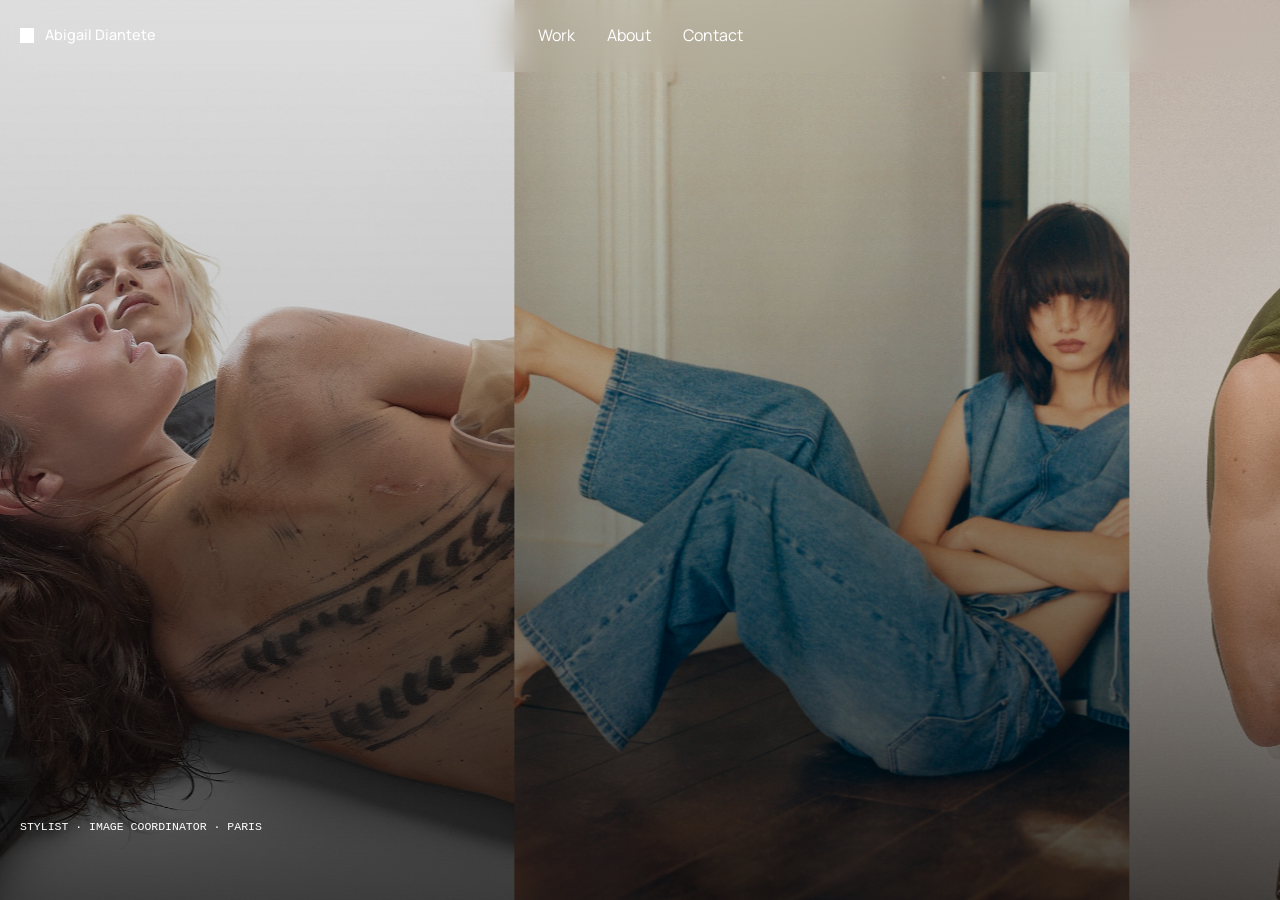
<file: index.html>
<!doctype html>
<html lang="fr">
<head>
  <meta charset="utf-8">
  <meta name="viewport" content="width=device-width, initial-scale=1">
  <meta name="description" content="Portfolio d’Abigail Diantete, styliste et coordinatrice d’image.">
  <title>Abigail Diantete — Styling & Image Coordination</title>
  <link rel="preconnect" href="https://fonts.googleapis.com">
  <link rel="preconnect" href="https://fonts.gstatic.com" crossorigin>
  <link href="https://fonts.googleapis.com/css2?family=Anton&family=DM+Sans:wght@400;500&family=Manrope:wght@400;500;600&display=swap" rel="stylesheet">
  <link rel="stylesheet" href="css/styles.css">
  <script src="js/main.js" defer></script>
</head>
<body class="home-page">
  <a class="skip-link" href="#main">Aller au contenu</a>

  <header class="site-header site-header--over-media" data-header>
    <a class="brand" href="index.html" aria-label="Abigail Diantete — Accueil">
      <span class="brand-mark" aria-hidden="true"></span>
      <span>Abigail Diantete</span>
    </a>

    <button class="menu-toggle" type="button" aria-expanded="false" aria-controls="site-nav">
      <span class="menu-toggle__label">Menu</span>
      <span class="menu-icon" aria-hidden="true"></span>
    </button>

    <nav class="site-nav" id="site-nav" aria-label="Navigation principale">
      <a href="work.html">Work</a>
      <a href="about.html">About</a>
      <a href="about.html#contact">Contact</a>
    </nav>
  </header>

  <main id="main">
    <section class="hero" aria-labelledby="hero-title">
      <div class="hero-marquee" aria-hidden="true">
        <div class="hero-marquee__track">
          <div class="hero-marquee__group">
            <figure class="hero-frame"><img src="assets/images/hero/hero-01.jpg" alt=""></figure>
            <figure class="hero-frame"><img src="assets/images/hero/hero-02.jpg" alt=""></figure>
            <figure class="hero-frame"><img src="assets/images/hero/hero-03.jpg" alt=""></figure>
            <figure class="hero-frame"><img src="assets/images/hero/hero-04.jpg" alt=""></figure>
            <figure class="hero-frame"><img src="assets/images/hero/hero-05.jpg" alt=""></figure>
          </div>
          <div class="hero-marquee__group" aria-hidden="true">
            <figure class="hero-frame"><img src="assets/images/hero/hero-01.jpg" alt=""></figure>
            <figure class="hero-frame"><img src="assets/images/hero/hero-02.jpg" alt=""></figure>
            <figure class="hero-frame"><img src="assets/images/hero/hero-03.jpg" alt=""></figure>
            <figure class="hero-frame"><img src="assets/images/hero/hero-04.jpg" alt=""></figure>
            <figure class="hero-frame"><img src="assets/images/hero/hero-05.jpg" alt=""></figure>
          </div>
        </div>
      </div>
      <div class="hero-overlay"></div>

      <div class="hero-content page-shell">
        <h1 id="hero-title" class="visually-hidden">Abigail Diantete — Stylist and image coordinator in Paris</h1>
        <p class="eyebrow">Stylist · Image coordinator · Paris</p>
      </div>

    </section>


  </main>


</body>
</html>
</file>
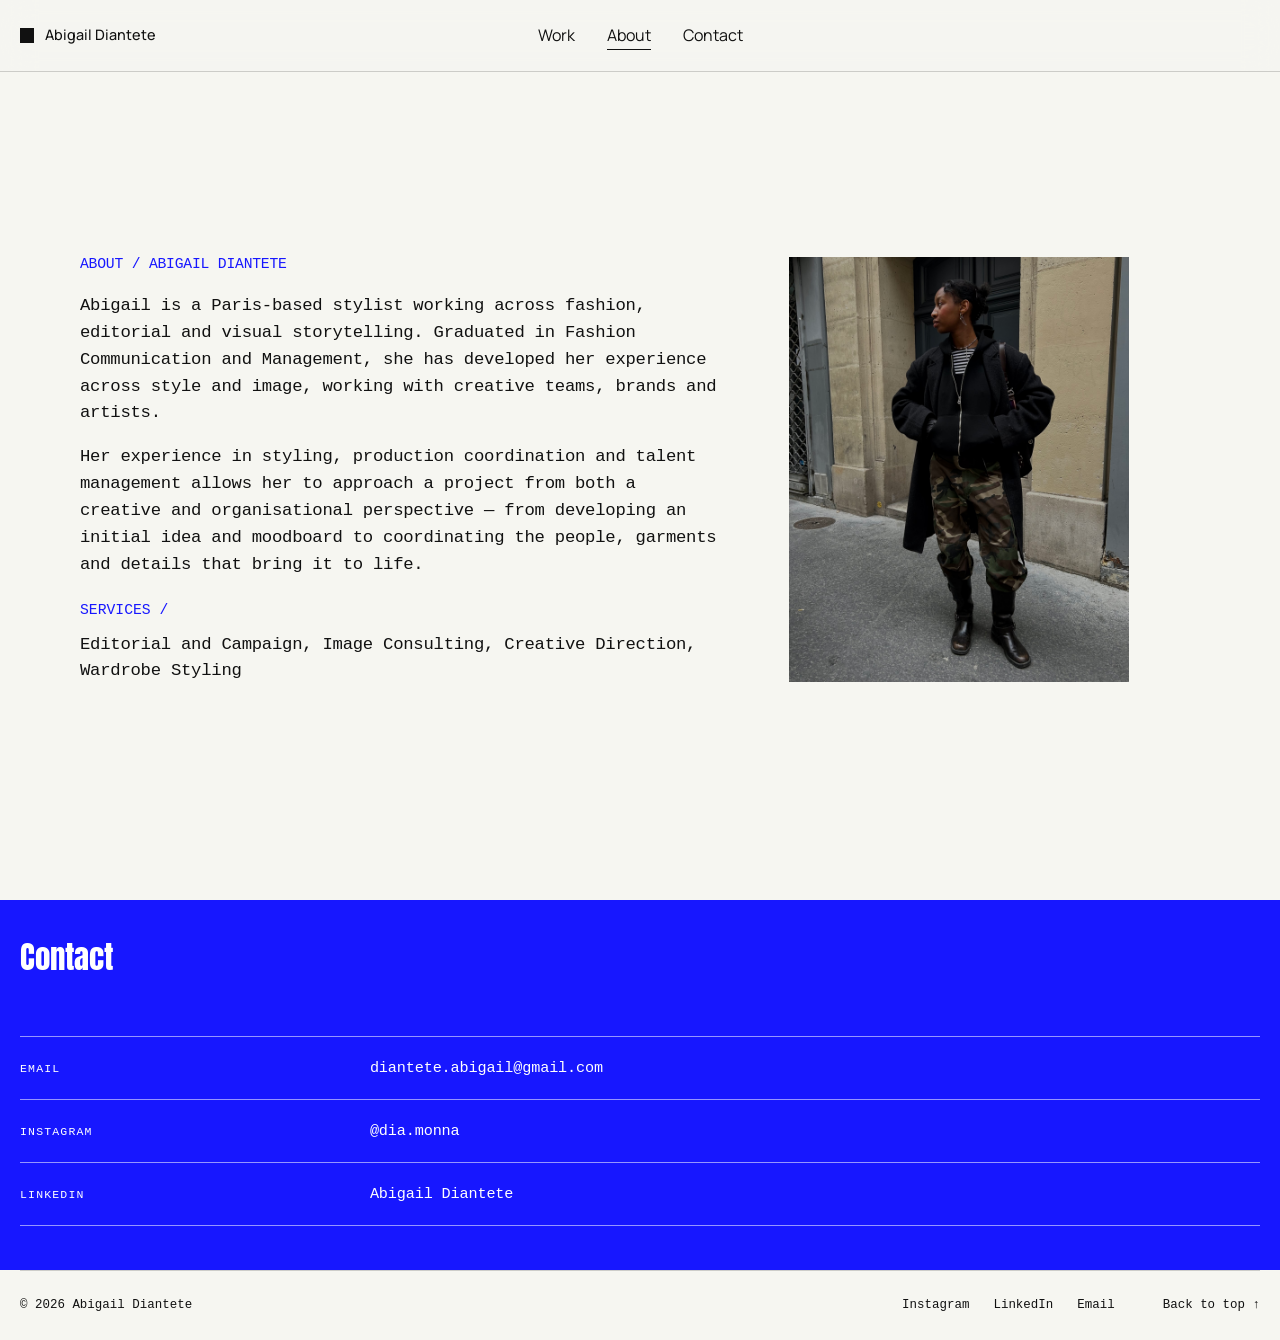
<file: about.html>
<!doctype html>
<html lang="fr">
<head>
  <meta charset="utf-8">
  <meta name="viewport" content="width=device-width, initial-scale=1">
  <meta name="description" content="À propos d’Abigail Diantete, styliste indépendante et coordinatrice d’image.">
  <title>About — Abigail Diantete</title>
  <link rel="preconnect" href="https://fonts.googleapis.com">
  <link rel="preconnect" href="https://fonts.gstatic.com" crossorigin>
  <link href="https://fonts.googleapis.com/css2?family=Anton&family=DM+Sans:wght@400;500&family=Manrope:wght@400;500;600&display=swap" rel="stylesheet">
  <link rel="stylesheet" href="css/styles.css">
  <script src="js/main.js" defer></script>
</head>
<body>
  <a class="skip-link" href="#main">Aller au contenu</a>

  <header class="site-header" data-header>
    <a class="brand" href="index.html" aria-label="Abigail Diantete — Accueil">
      <span class="brand-mark" aria-hidden="true"></span>
      <span>Abigail Diantete</span>
    </a>

    <button class="menu-toggle" type="button" aria-expanded="false" aria-controls="site-nav">
      <span class="menu-toggle__label">Menu</span>
      <span class="menu-icon" aria-hidden="true"></span>
    </button>

    <nav class="site-nav" id="site-nav" aria-label="Navigation principale">
      <a href="work.html">Work</a>
      <a href="about.html" aria-current="page">About</a>
      <a href="#contact">Contact</a>
    </nav>
  </header>

  <main id="main">
    <section class="about-hero page-shell" aria-labelledby="about-title">
      <div class="about-copy reveal">
        <p class="eyebrow blue-text" id="about-title">About / Abigail Diantete</p>
        <p>
          Abigail is a Paris-based stylist working across fashion, editorial and visual storytelling. Graduated in Fashion Communication and Management, she has developed her experience across style and image, working with creative teams, brands and artists.
        </p>
        <p>
          Her experience in styling, production coordination and talent management allows her to approach a project from both a creative and organisational perspective — from developing an initial idea and moodboard to coordinating the people, garments and details that bring it to life.
        </p>

        <div class="about-inline-services">
          <p class="eyebrow blue-text">Services /</p>
          <p>Editorial and Campaign, Image Consulting, Creative Direction, Wardrobe Styling</p>
        </div>
      </div>

      <figure class="about-portrait reveal">
        <img src="assets/images/about/abigail-placeholder.jpg" alt="Portrait temporaire d’Abigail Diantete">
      </figure>
    </section>
<section class="contact-block" id="contact" aria-labelledby="contact-title">
      <div class="page-shell contact-block__inner reveal">
        <h2 class="contact-title" id="contact-title">Contact</h2>
        <div class="contact-links">
          <a href="mailto:diantete.abigail@gmail.com?subject=Portfolio%20enquiry">
            <span>Email</span>
            <strong>diantete.abigail@gmail.com</strong>
            
          </a>
          <a href="https://www.instagram.com/dia.monna" target="_blank" rel="noopener noreferrer">
            <span>Instagram</span>
            <strong>@dia.monna</strong>
            
          </a>
          <a href="https://www.linkedin.com/in/abigail-diantete-005188198/" target="_blank" rel="noopener noreferrer">
            <span>LinkedIn</span>
            <strong>Abigail Diantete</strong>
            
          </a>
        </div>
      </div>
    </section>
  </main>

  <footer class="site-footer page-shell">
    <p>© <span data-year></span> Abigail Diantete</p>
    <nav class="footer-links" aria-label="Réseaux sociaux">
      <a href="https://www.instagram.com/dia.monna" target="_blank" rel="noopener noreferrer">Instagram</a>
      <a href="https://www.linkedin.com/in/abigail-diantete-005188198/" target="_blank" rel="noopener noreferrer">LinkedIn</a>
      <a href="mailto:diantete.abigail@gmail.com?subject=Portfolio%20enquiry">Email</a>
    </nav>
    <a href="#main">Back to top ↑</a>
  </footer>
</body>
</html>
</file>
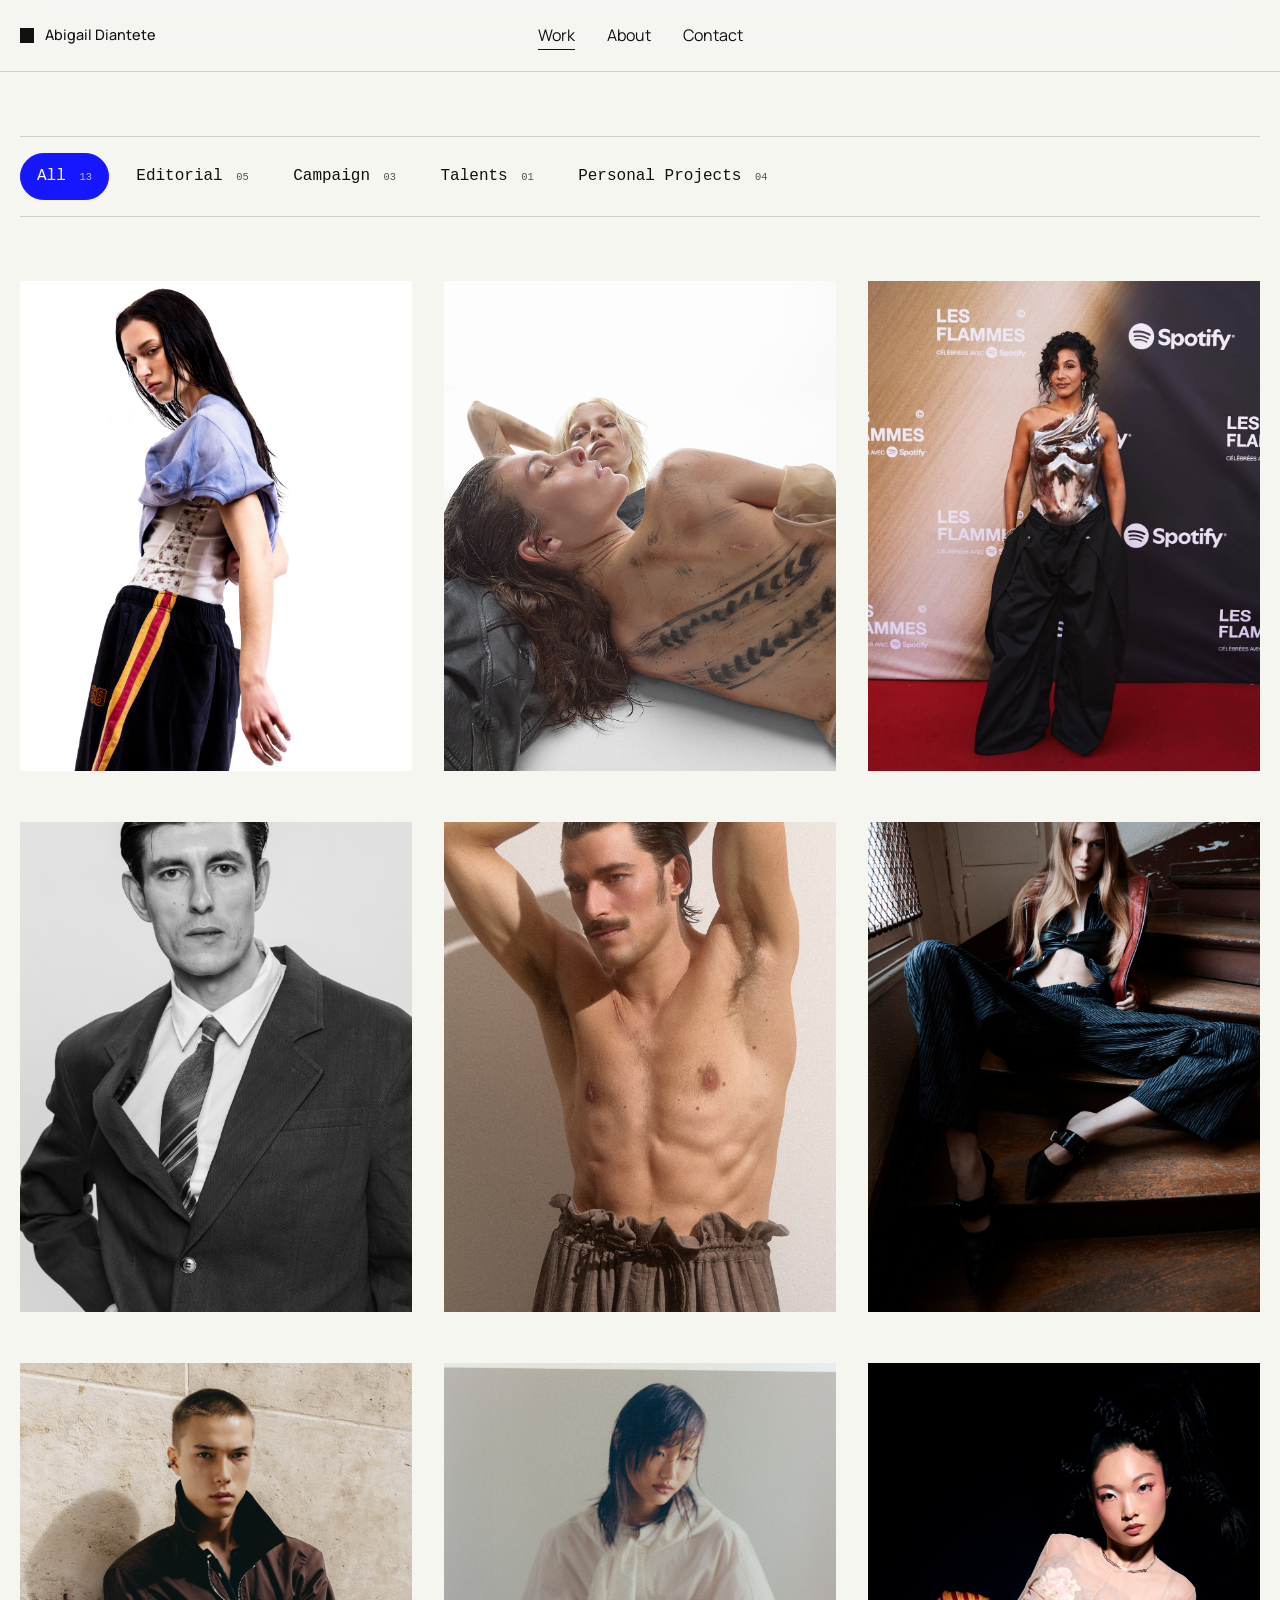
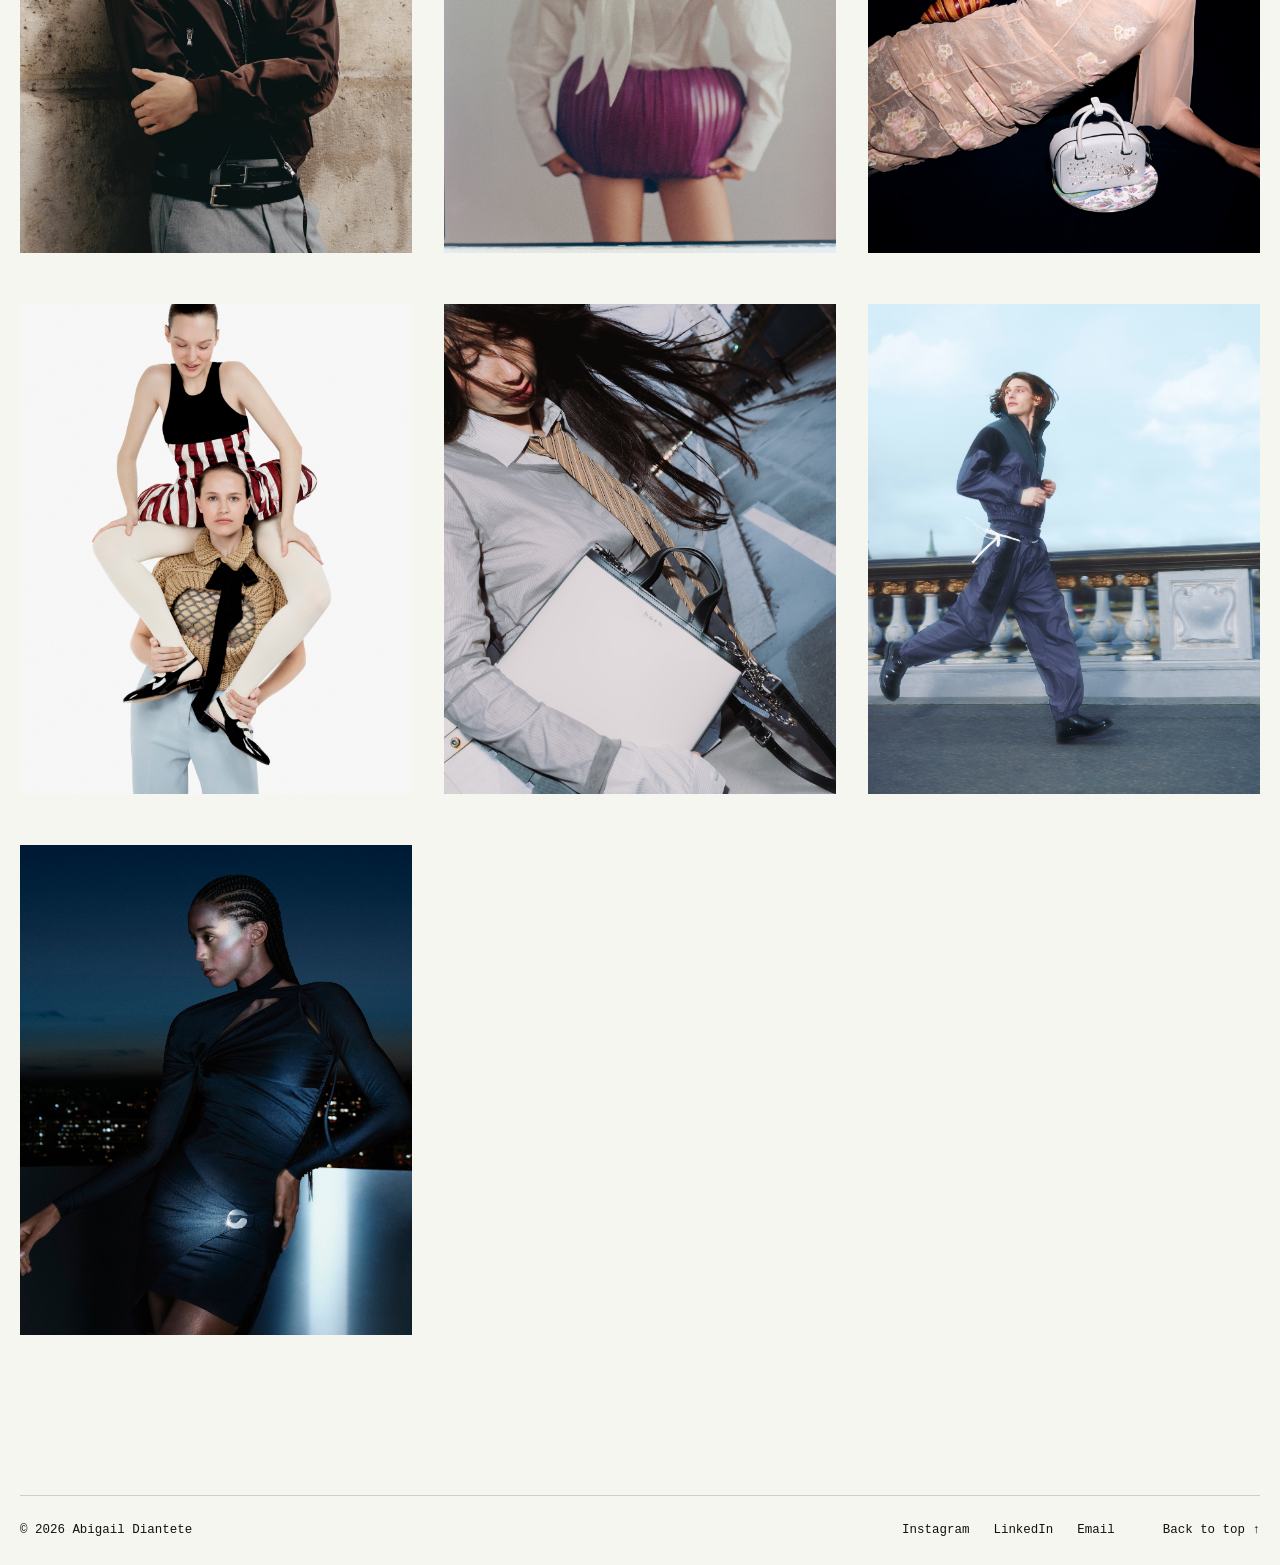
<file: work.html>
<!doctype html>
<html lang="fr">
<head>
  <meta charset="utf-8">
  <meta name="viewport" content="width=device-width, initial-scale=1">
  <meta name="description" content="Découvrez les projets éditoriaux, campagnes, talents et projets personnels d’Abigail Diantete.">
  <title>Work — Abigail Diantete</title>
  <link rel="preconnect" href="https://fonts.googleapis.com">
  <link rel="preconnect" href="https://fonts.gstatic.com" crossorigin>
  <link href="https://fonts.googleapis.com/css2?family=Anton&family=DM+Sans:wght@400;500&family=Manrope:wght@400;500;600&display=swap" rel="stylesheet">
  <link rel="stylesheet" href="css/styles.css">
  <script src="js/projects.js" defer></script>
  <script src="js/main.js" defer></script>
  <script src="js/work.js" defer></script>
</head>
<body>
  <a class="skip-link" href="#main">Aller au contenu</a>

  <header class="site-header" data-header>
    <a class="brand" href="index.html" aria-label="Abigail Diantete — Accueil">
      <span class="brand-mark" aria-hidden="true"></span>
      <span>Abigail Diantete</span>
    </a>

    <button class="menu-toggle" type="button" aria-expanded="false" aria-controls="site-nav">
      <span class="menu-toggle__label">Menu</span>
      <span class="menu-icon" aria-hidden="true"></span>
    </button>

    <nav class="site-nav" id="site-nav" aria-label="Navigation principale">
      <a href="work.html" aria-current="page">Work</a>
      <a href="about.html">About</a>
      <a href="about.html#contact">Contact</a>
    </nav>
  </header>

  <main id="main">
    <section class="work-browser page-shell" data-work-browser aria-labelledby="work-grid-title">
      <h2 class="visually-hidden" id="work-grid-title">Tous les projets</h2>
      <div class="filters" role="group" aria-label="Filtrer les projets" data-filters></div>
      <div class="projects-grid" data-projects-grid></div>
    </section>

    <section class="project-view" data-project-view hidden aria-live="polite"></section>
  </main>

  <footer class="site-footer page-shell">
    <p>© <span data-year></span> Abigail Diantete</p>
    <nav class="footer-links" aria-label="Réseaux sociaux">
      <a href="https://www.instagram.com/dia.monna" target="_blank" rel="noopener noreferrer">Instagram</a>
      <a href="https://www.linkedin.com/in/abigail-diantete-005188198/" target="_blank" rel="noopener noreferrer">LinkedIn</a>
      <a href="mailto:diantete.abigail@gmail.com?subject=Portfolio%20enquiry">Email</a>
    </nav>
    <a href="#main">Back to top ↑</a>
  </footer>
</body>
</html>
</file>
<file: css/styles.css>
:root {
  --blue: #1717ff;
  --ink: #111111;
  --paper: #f6f6f1;
  --white: #ffffff;
  --line: rgba(17, 17, 17, 0.18);
  --shell: min(calc(100% - 2.5rem), 1500px);
  --header-height: 4.5rem;
  --sans: "DM Sans", Arial, sans-serif;
  --display: "Manrope", Arial, sans-serif;
  --anton: "Anton", Impact, sans-serif;
}

* {
  box-sizing: border-box;
}

html {
  scroll-behavior: smooth;
}

body {
  margin: 0;
  background: var(--paper);
  color: var(--ink);
  font-family: var(--sans);
  font-size: 16px;
  line-height: 1.45;
}

body.menu-open {
  overflow: hidden;
}

img {
  display: block;
  width: 100%;
  height: auto;
}

button,
a {
  color: inherit;
  font: inherit;
}

button {
  border: 0;
}

a {
  text-decoration: none;
}

[hidden] {
  display: none !important;
}

.page-shell {
  width: var(--shell);
  margin-inline: auto;
}

.visually-hidden {
  position: absolute;
  width: 1px;
  height: 1px;
  padding: 0;
  margin: -1px;
  overflow: hidden;
  clip: rect(0, 0, 0, 0);
  white-space: nowrap;
  border: 0;
}

.skip-link {
  position: fixed;
  top: -5rem;
  left: 1rem;
  z-index: 200;
  padding: 0.8rem 1rem;
  background: var(--white);
}

.skip-link:focus {
  top: 1rem;
}

.site-header {
  position: fixed;
  inset: 0 0 auto;
  z-index: 50;
  display: grid;
  grid-template-columns: 1fr auto 1fr;
  align-items: center;
  min-height: var(--header-height);
  padding-inline: max(1.25rem, calc((100vw - 1500px) / 2));
  background: rgba(246, 246, 241, 0.9);
  border-bottom: 1px solid var(--line);
  backdrop-filter: blur(16px);
  transition: color 0.3s ease, background 0.3s ease, border-color 0.3s ease;
}

.site-header--over-media:not(.is-scrolled) {
  color: var(--white);
  background: transparent;
  border-color: transparent;
}

.brand {
  display: inline-flex;
  align-items: center;
  gap: 0.65rem;
  width: max-content;
  font-size: 0.9rem;
  font-weight: 500;
}

.brand-mark {
  width: 0.9rem;
  aspect-ratio: 1;
  background: currentColor;
}

.site-nav {
  grid-column: 2;
  display: flex;
  gap: 2rem;
}

.site-nav a,
.footer-links a,
.arrow-link {
  position: relative;
}

.site-nav a::after,
.footer-links a::after,
.arrow-link::after {
  content: "";
  position: absolute;
  right: 0;
  bottom: -0.2rem;
  left: 0;
  height: 1px;
  background: currentColor;
  transform: scaleX(0);
  transform-origin: right;
  transition: transform 0.3s ease;
}

.site-nav a:hover::after,
.site-nav a[aria-current="page"]::after,
.footer-links a:hover::after,
.arrow-link:hover::after {
  transform: scaleX(1);
  transform-origin: left;
}

.menu-toggle {
  display: none;
  padding: 0;
  background: transparent;
  cursor: pointer;
}

.eyebrow,
.section-label {
  margin: 0;
  font-size: 0.72rem;
  letter-spacing: 0.14em;
  text-transform: uppercase;
}

.blue-text {
  color: var(--blue);
}

.hero {
  position: relative;
  min-height: 100svh;
  overflow: hidden;
  color: var(--white);
  background: #171717;
}

.hero-marquee {
  position: absolute;
  inset: 0;
  overflow: hidden;
}

.hero-marquee__track {
  display: flex;
  width: auto;
  height: 100%;
  animation: none;
  will-change: transform;
  backface-visibility: hidden;
}

.hero-marquee__group {
  display: flex;
  flex: 0 0 auto;
  height: 100%;
}

.hero-frame {
  flex: 0 0 clamp(25rem, 48vw, 52rem);
  height: 100%;
  margin: 0;
}

.hero-frame img {
  height: 100%;
  object-fit: cover;
}

.hero-overlay {
  position: absolute;
  inset: 0;
  background: linear-gradient(180deg, rgba(0, 0, 0, 0.12), rgba(0, 0, 0, 0.22) 45%, rgba(0, 0, 0, 0.72));
}

.hero-content {
  position: absolute;
  right: 0;
  bottom: clamp(2.5rem, 5vw, 4.5rem);
  left: 0;
}


.hero-actions {
  display: flex;
  flex-wrap: wrap;
  gap: 0.8rem;
}

.hero-actions a {
  display: flex;
  justify-content: space-between;
  gap: 2.5rem;
  min-width: 13rem;
  padding: 0.9rem 1rem;
  border: 1px solid rgba(255, 255, 255, 0.65);
  transition: color 0.25s ease, background 0.25s ease;
}

.hero-actions a:hover {
  color: var(--blue);
  background: var(--white);
}

.hero-scroll {
  position: absolute;
  right: 1.25rem;
  bottom: 1.5rem;
  font-size: 0.65rem;
  letter-spacing: 0.14em;
  text-transform: uppercase;
  writing-mode: vertical-rl;
}

.home-intro {
  display: grid;
  grid-template-columns: 0.45fr 1.55fr;
  gap: clamp(2rem, 7vw, 8rem);
  padding-block: clamp(6rem, 12vw, 11rem);
}

.home-intro > div {
  display: grid;
  grid-template-columns: 1fr auto;
  gap: 2rem;
  align-items: end;
}

.home-intro h2 {
  max-width: 1000px;
  margin: 0;
  font-family: var(--anton);
  font-size: clamp(2.4rem, 5vw, 5.4rem);
  font-weight: 400;
  line-height: 0.98;
}

.arrow-link {
  white-space: nowrap;
}

.work-intro {
  padding-top: clamp(9rem, 15vw, 14rem);
  padding-bottom: clamp(4rem, 8vw, 8rem);
}

.work-intro__grid {
  display: grid;
  grid-template-columns: 1.4fr 0.6fr;
  gap: clamp(3rem, 8vw, 9rem);
  align-items: end;
}

.work-intro h1 {
  margin: 0.8rem 0 0;
  font-family: var(--display);
  font-size: clamp(3.4rem, 8vw, 8.4rem);
  font-weight: 400;
  line-height: 0.94;
  letter-spacing: -0.06em;
}

.about-copy h1 {
  margin: 0.8rem 0 0;
  font-family: var(--anton);
  font-size: clamp(3.4rem, 8vw, 8.4rem);
  font-weight: 400;
  line-height: 0.94;
}

.project-detail-header h1 {
  margin: 0.8rem 0 0;
  font-family: var(--anton);
  font-size: clamp(3.4rem, 8vw, 8.4rem);
  font-weight: 400;
  line-height: 0.94;
}

.work-intro__grid > p {
  max-width: 32rem;
  margin: 0 0 0.7rem;
  font-size: 1.05rem;
}

.work-browser {
  padding-top: calc(var(--header-height) + clamp(2.5rem, 5vw, 4.5rem));
  padding-bottom: clamp(7rem, 12vw, 12rem);
}

.filters {
  display: flex;
  gap: 0.65rem;
  margin-bottom: clamp(2.5rem, 5vw, 4.5rem);
  padding-block: 1rem;
  overflow-x: auto;
  border-block: 1px solid var(--line);
  scrollbar-width: none;
}

.filters::-webkit-scrollbar {
  display: none;
}

.filter-button {
  flex: 0 0 auto;
  padding: 0.68rem 1rem;
  background: transparent;
  border: 1px solid transparent;
  border-radius: 999px;
  cursor: pointer;
  transition: color 0.25s ease, background 0.25s ease, border-color 0.25s ease;
}

.filter-button:hover {
  border-color: var(--ink);
}

.filter-button.is-active {
  color: var(--white);
  background: var(--blue);
  border-color: var(--blue);
}

.filter-button span {
  margin-left: 0.25rem;
  font-size: 0.65rem;
  opacity: 0.72;
}

.projects-grid {
  display: grid;
  grid-template-columns: repeat(3, minmax(0, 1fr));
  gap: clamp(2rem, 3.5vw, 4rem) clamp(1.5rem, 2.5vw, 3rem);
}

.project-card button {
  width: 100%;
  padding: 0;
  text-align: left;
  background: transparent;
  cursor: pointer;
}

.project-card__media {
  position: relative;
  display: block;
  overflow: hidden;
  aspect-ratio: 4 / 5;
  background: #ddddda;
}

.project-card__media img {
  height: 100%;
  object-fit: cover;
  transition: transform 0.6s cubic-bezier(0.2, 0.7, 0.2, 1);
}

.project-card__overlay {
  position: absolute;
  inset: 0;
  display: grid;
  place-items: center;
  padding: 1.5rem;
  color: var(--white);
  background: rgba(23, 23, 255, 0.76);
  font-family: var(--anton);
  font-size: clamp(1.25rem, 2vw, 2rem);
  font-weight: 400;
  line-height: 1.05;
  text-align: center;
  opacity: 0;
  transition: opacity 0.3s ease;
}



.project-card button:hover .project-card__media img,
.project-card button:focus-visible .project-card__media img {
  transform: scale(1.035);
}

.project-card button:hover .project-card__overlay,
.project-card button:focus-visible .project-card__overlay {
  opacity: 1;
}

.project-card__meta {
  display: flex;
  justify-content: space-between;
  gap: 1rem;
  padding-top: 0.9rem;
}

.project-card__meta strong,
.project-card__meta small {
  display: block;
}

.project-card__meta strong {
  font-family: var(--anton);
  font-size: clamp(1.3rem, 2vw, 2rem);
  font-weight: 400;
}

.project-card__meta small {
  margin-top: 0.2rem;
  font-size: 0.69rem;
  letter-spacing: 0.09em;
  text-transform: uppercase;
}

.project-view {
  padding-top: calc(var(--header-height) + 1rem);
}

.project-view__top {
  padding-block: 1.5rem;
  border-bottom: 1px solid var(--line);
}

.back-button {
  padding: 0;
  background: transparent;
  cursor: pointer;
}

.back-button:hover {
  color: var(--blue);
}

.project-detail-header {
  display: grid;
  grid-template-columns: 1.25fr 0.75fr;
  gap: clamp(3rem, 8vw, 9rem);
  align-items: end;
  padding-block: clamp(4rem, 8vw, 8rem);
}

.project-detail-header > p {
  max-width: 34rem;
  margin: 0 0 0.7rem;
  font-size: 1.08rem;
}

.project-slider {
  position: relative;
  color: var(--white);
  background: #101010;
  outline: none;
}

.project-slider__viewport {
  overflow: hidden;
}

.project-slider__track {
  display: flex;
  transition: transform 0.5s cubic-bezier(0.2, 0.7, 0.2, 1);
  touch-action: pan-y;
}

.project-slide {
  flex: 0 0 100%;
  height: min(80svh, 920px);
  margin: 0;
}

.project-slide img {
  height: 100%;
  object-fit: contain;
}
.project-slide video {
  width: 100%;
  height: 100%;
  display: block;
  object-fit: contain;
  background: #111;
}

.slider-arrow {
  position: absolute;
  top: 0;
  bottom: 0;
  width: 18%;
  padding: 0;
  color: var(--white);
  background: transparent;
  border: 0;
  cursor: pointer;
  z-index: 5;
}

/* Petit cercle visible */
.slider-arrow::after {
  position: absolute;
  top: 50%;
  display: grid;
  place-items: center;
  width: 2.25rem;
  height: 2.25rem;
  background: rgba(0, 0, 0, 0.35);
  border: 1px solid rgba(255, 255, 255, 0.55);
  border-radius: 50%;
  font-size: 1rem;
  line-height: 1;
  transform: translateY(-50%);
  transition:
    color 0.25s ease,
    background 0.25s ease,
    border-color 0.25s ease,
    transform 0.25s ease;
}

.slider-arrow--previous {
  left: 0;
  font-size: 0;
}

.slider-arrow--previous::after {
  content: "←";
  left: 1.5rem;
}

.slider-arrow--next {
  right: 0;
  font-size: 0;
}

.slider-arrow--next::after {
  content: "→";
  right: 1.5rem;
}

.slider-arrow:hover:not(:disabled)::after {
  color: var(--blue);
  background: var(--white);
  border-color: var(--white);
}

.slider-arrow:disabled {
  opacity: 0;
  cursor: default;
  pointer-events: none;
}

.slider-counter {
  position: absolute;
  right: 1.5rem;
  bottom: 1.2rem;
  display: flex;
  align-items: center;
  gap: 0.65rem;
  font-size: 0.72rem;
}

.slider-counter i {
  width: 3.5rem;
  height: 1px;
  background: currentColor;
}

.slider-hint {
  position: absolute;
  bottom: 1.2rem;
  left: 1.5rem;
  margin: 0;
  font-size: 0.68rem;
  letter-spacing: 0.1em;
  text-transform: uppercase;
}

.project-information {
  display: grid;
  grid-template-columns: 1fr 1fr;
  gap: clamp(3rem, 8vw, 9rem);
  padding-block: clamp(5rem, 9vw, 9rem);
}

.project-information dl {
  margin: 0;
}

.project-information dl div {
  display: grid;
  grid-template-columns: 0.4fr 1fr;
  gap: 1rem;
  padding: 0.85rem 0;
  border-top: 1px solid var(--line);
}

.project-information dt {
  font-size: 0.7rem;
  letter-spacing: 0.1em;
  text-transform: uppercase;
}

.project-information dd {
  margin: 0;
}

.project-concept {
  max-width: 36rem;
  margin: 1rem 0 0;
  font-family: var(--display);
  font-size: clamp(1.8rem, 3vw, 3.2rem);
  line-height: 1.06;
  letter-spacing: -0.04em;
}

.related-projects {
  padding-block: clamp(5rem, 9vw, 9rem);
  color: var(--white);
  background: var(--blue);
}

.related-projects h2 {
  margin: 0.5rem 0 3rem;
  font-family: var(--anton);
  font-size: clamp(1.29rem, 6vw, 2.28rem);
  font-weight: 400;
  line-height: 0.95;
}

.related-grid {
  display: grid;
  grid-template-columns: repeat(3, minmax(0, 1fr));
  gap: 1.25rem;
}

.related-grid button {
  padding: 0;
  color: inherit;
  text-align: left;
  background: transparent;
  cursor: pointer;
}

.related-grid img {
  aspect-ratio: 4 / 5;
  object-fit: cover;
}

.related-grid span,
.related-grid strong {
  display: block;
}

.related-grid span {
  margin-top: 0.75rem;
  font-size: 0.7rem;
  letter-spacing: 0.09em;
  text-transform: uppercase;
}

.related-grid strong {
  margin-top: 0.15rem;
  font-family: var(--anton);
  font-size: 1.4rem;
  font-weight: 400;
}

.about-hero {
  display: grid;
  grid-template-columns: 1.15fr 0.7fr;
  gap: clamp(4rem, 9vw, 10rem);
  align-items: center;
  min-height: 100svh;
  padding-top: clamp(8rem, 12vw, 11rem);
  padding-bottom: clamp(5rem, 9vw, 9rem);
}

.about-copy h1 {
  font-size: clamp(3.1rem, 6.6vw, 7rem);
}

.about-copy > p:not(.eyebrow) {
  max-width: 48rem;
  font-size: 1.08rem;
}

.about-portrait {
  align-self: center;
  margin: 0;
}

.about-portrait img {
  aspect-ratio: 4 / 5;
  object-fit: cover;
  object-position: center;
}

.about-portrait figcaption {
  margin-top: 0.65rem;
  font-size: 0.68rem;
  letter-spacing: 0.08em;
  text-transform: uppercase;
}

.about-details {
  display: grid;
  grid-template-columns: 0.55fr 1.45fr 0.7fr;
  gap: clamp(3rem, 7vw, 8rem);
  padding-block: clamp(5rem, 9vw, 9rem);
  border-top: 1px solid var(--line);
}

.about-details ul {
  padding: 0;
  margin: 0;
  list-style: none;
  font-family: var(--display);
  font-size: clamp(1.8rem, 3.5vw, 3.6rem);
  line-height: 1.15;
  letter-spacing: -0.04em;
}

.about-location p:last-child {
  margin-top: 1rem;
}

.contact-block {
  scroll-margin-top: var(--header-height);
  color: var(--white);
  background: var(--blue);
}

.contact-block__inner {
  padding-block: clamp(5rem, 9vw, 9rem);
}

.contact-block__heading {
  display: grid;
  grid-template-columns: 1.35fr 0.65fr;
  gap: clamp(3rem, 8vw, 9rem);
  align-items: end;
  margin: 1rem 0 clamp(3rem, 6vw, 6rem);
}

.contact-block h2 {
  max-width: 1000px;
  margin: 0;
  font-family: var(--anton);
  font-size: clamp(1.29rem, 6vw, 2.28rem);
  font-weight: 400;
  line-height: 0.95;
}

.contact-block__heading p {
  max-width: 30rem;
  margin: 0;
}

.contact-links {
  border-top: 1px solid rgba(255, 255, 255, 0.55);
}

.contact-links a {
  display: grid;
  grid-template-columns: 0.4fr 1fr auto;
  gap: 2rem;
  align-items: center;
  padding: 1.25rem 0;
  border-bottom: 1px solid rgba(255, 255, 255, 0.55);
  transition: color 0.25s ease, background 0.25s ease, padding 0.25s ease;
}

.contact-links a:hover {
  padding-inline: 1rem;
  color: var(--blue);
  background: var(--white);
}

.contact-links span:first-child {
  font-size: 0.72rem;
  letter-spacing: 0.1em;
  text-transform: uppercase;
}

.contact-links strong {
  font-family: var(--display);
  font-size: clamp(1.15rem, 2.4vw, 2.4rem);
  font-weight: 400;
  letter-spacing: -0.025em;
}

.site-footer {
  display: grid;
  grid-template-columns: 1fr auto auto;
  gap: 3rem;
  align-items: center;
  padding-block: 1.6rem;
  font-size: 0.78rem;
  border-top: 1px solid var(--line);
}

.site-footer p {
  margin: 0;
}

.footer-links {
  display: flex;
  gap: 1.5rem;
}

.reveal {
  opacity: 0;
  transform: translateY(2rem);
  transition: opacity 0.8s ease, transform 0.8s ease;
}

.reveal.is-visible {
  opacity: 1;
  transform: none;
}

@keyframes hero-horizontal-loop {
  from { transform: translate3d(0, 0, 0); }
  to { transform: translate3d(-50%, 0, 0); }
}

@media (max-width: 1000px) {
  .home-intro,
  .work-intro__grid,
  .project-detail-header,
  .project-information,
  .about-hero,
  .contact-block__heading {
    grid-template-columns: 1fr;
  }

  .home-intro > div {
    grid-template-columns: 1fr;
  }

  .projects-grid {
    grid-template-columns: repeat(2, minmax(0, 1fr));
  }

  .about-hero {
    min-height: auto;
  }

  .about-portrait {
    width: min(70%, 34rem);
  }

  .about-details {
    grid-template-columns: 1fr 1.5fr;
  }

  .about-location {
    grid-column: 2;
  }
}

@media (max-width: 820px) {
   :root {
    --shell: min(calc(100% - 2rem), 1500px);
  }

  .site-header {
    grid-template-columns: 1fr auto;
    min-height: var(--header-height);
    height: auto;
    padding-inline: 1.25rem;
  }

  .brand {
    position: relative;
    z-index: 3;
  }

  .menu-toggle {
    position: relative;
    z-index: 3;
    display: block;
    padding: 0;
    background: transparent;
  }

 .site-nav {
    position: fixed;
    inset: 0;
    z-index: 2;

    display: flex;
    flex-direction: column;
    justify-content: center;
    align-items: center;

    gap: 1rem;

    width: 100vw;
    height: 100svh;
    padding: var(--header-height) 1.5rem 2rem;

    color: var(--white);
    background: var(--blue);

    font-family: var(--display);
    font-size: clamp(2rem, 8vw, 3rem);
    line-height: 1.05;
    text-align: center;

    opacity: 0;
    visibility: hidden;
    pointer-events: none;

    transform: translateY(-100%);
    transition:
      transform 0.4s cubic-bezier(0.7, 0, 0.3, 1),
      opacity 0.3s ease,
      visibility 0.4s;
  }

 .site-nav.is-open {
    opacity: 1;
    visibility: visible;
    pointer-events: auto;
    transform: translateY(0);
  }

  .site-header:has(.site-nav.is-open) {
    color: var(--white);
    background: transparent;
    border-color: transparent;
    backdrop-filter: none;
  }

  .site-nav a {
    display: block;
    width: auto;
  }
  .hero-frame {
    flex-basis: 78vw;
  }

  .hero-frame img[src$="hero-02.jpg"] {
    object-position: right center;
  }

  .hero-actions a {
    min-width: 0;
  }

  .related-grid {
    grid-template-columns: repeat(2, minmax(0, 1fr));
  }

  .about-details {
    grid-template-columns: 1fr;
  }

  .about-location {
    grid-column: auto;
  }

  .contact-links a {
    grid-template-columns: 1fr auto;
  }

  .contact-links strong {
    grid-column: 1;
    grid-row: 2;
  }

  .contact-links span:last-child {
    grid-column: 2;
    grid-row: 1 / 3;
  }

  .site-footer {
    grid-template-columns: 1fr;
    gap: 1rem;
  }
}

@media (max-width: 620px) {

  .hero-actions {
    display: grid;
  }

  .hero-actions a {
    width: 100%;
  }

  .projects-grid {
    grid-template-columns: 1fr;
  }

  .project-slide {
    height: 66svh;
    display: flex;
  align-items: center;
  justify-content: center;
  }
  .project-slide video {
  width: 100%;
  height: 100%;
  display: block;
  object-fit: contain;
  background: #111;
}

  .slider-arrow {
    top: auto;
    bottom: 1rem;
    transform: none;
  }

  .slider-arrow--previous {
    right: 4.8rem;
    left: auto;
  }

  .slider-arrow--next {
    right: 1rem;
  }

  .slider-counter {
    right: auto;
    bottom: 1.8rem;
    left: 1rem;
  }

  .slider-hint {
    display: none;
  }

  .project-information dl div {
    grid-template-columns: 0.48fr 1fr;
  }

  .related-grid {
    grid-template-columns: 1fr;
  }

  .related-grid button:nth-child(3) {
    display: none;
  }

  .about-portrait {
    width: 100%;
  }

  .footer-links {
    flex-wrap: wrap;
  }
}

@media (prefers-reduced-motion: reduce) {
  html {
    scroll-behavior: auto;
  }

  *,
  *::before,
  *::after {
    animation-duration: 0.01ms !important;
    animation-iteration-count: 1 !important;
    transition-duration: 0.01ms !important;
  }

  .hero-marquee__track {
    transform: translateX(0);
  }

  .reveal {
    opacity: 1;
    transform: none;
  }
}
@media (max-width: 768px) {
  .slider-arrow {
    top: 0;
    bottom: 0;
    width: 25%;
    height: auto;
    transform: none;
  }

  .slider-arrow--previous {
    left: 0;
    right: auto;
  }

  .slider-arrow--next {
    right: 0;
    left: auto;
  }

  .slider-arrow--previous::after {
    top: 50%;
    left: 1rem;
    right: auto;
    width: 2rem;
    height: 2rem;
    transform: translateY(-50%);
  }

  .slider-arrow--next::after {
    top: 50%;
    right: 1rem;
    left: auto;
    width: 2rem;
    height: 2rem;
    transform: translateY(-50%);
  }
}


/* =========================================================
   V4 — LOT 3 / PROJECT PAGES
   Base cumulative: LOT 1 + LOT 2 validated
   ========================================================= */

.project-detail-header h1 {
  font-size: clamp(2.5rem, 5vw, 5.4rem);
  line-height: 0.98;
}

/* Option B: keep the existing slider, remove the black gallery background */
.project-slider {
  color: var(--ink);
  background: var(--paper);
}

.project-slide video {
  background: var(--paper);
}

/* Abigail: gallery counter in blue */
.slider-counter {
  color: var(--blue);
}

/* Adapt navigation arrows to the light gallery */
.slider-arrow {
  color: var(--ink);
}

.slider-arrow::after {
  background: rgba(246, 246, 241, 0.82);
  border-color: rgba(17, 17, 17, 0.35);
}

.slider-arrow:hover:not(:disabled)::after {
  color: var(--white);
  background: var(--blue);
  border-color: var(--blue);
}

@media (max-width: 620px) {
  .project-detail-header h1 {
    font-size: clamp(2.25rem, 11vw, 4.2rem);
  }

  .project-slide video {
    background: var(--paper);
  }
}

/* =========================================================
   V4 — TEST GALERIE LINÉAIRE / VARIANTE 2
   Mobile: linear full-width.
   Desktop: compact editorial masonry, Pinterest-inspired.
   ========================================================= */

.project-linear-gallery {
  width: 100%;
  padding: 0 0 clamp(3rem, 7vw, 7rem);
}

.project-linear-media {
  position: relative;
  display: grid;
  grid-template-columns: 2rem minmax(0, 1fr);
  gap: 0.55rem;
  align-items: start;
  width: 100%;
  margin: 0 0 0.75rem;
  break-inside: avoid;
}

.project-linear-media__number {
  position: sticky;
  top: calc(var(--header-height) + 0.75rem);
  padding-top: 0.15rem;
  color: var(--blue);
  font-size: 0.64rem;
  line-height: 1;
  letter-spacing: 0.08em;
  text-align: right;
}

.project-linear-media__asset {
  min-width: 0;
}

.project-linear-media__asset img,
.project-linear-media__asset video {
  display: block;
  width: 100%;
  height: auto;
  max-height: none;
  object-fit: contain;
  background: transparent;
}

.project-linear-media__asset video {
  background: var(--paper);
}

@media (min-width: 800px) {
  .project-linear-gallery {
    columns: 2;
    column-gap: clamp(1rem, 1.8vw, 1.75rem);
    max-width: 1180px;
    margin-inline: auto;
    padding-inline: clamp(2rem, 5vw, 5.5rem);
  }

  .project-linear-media {
    display: inline-grid;
    grid-template-columns: 2.4rem minmax(0, 1fr);
    gap: 0.7rem;
    width: 100%;
    margin: 0 0 clamp(1rem, 1.8vw, 1.6rem);
    vertical-align: top;
  }

  .project-linear-media__number {
    position: static;
    padding-top: 0.2rem;
    font-size: 0.68rem;
  }
}

@media (min-width: 1400px) {
  .project-linear-gallery {
    max-width: 1280px;
  }
}


/* =========================================================
   V4 — LOT 4 / PROJECT INFORMATION
   Base cumulative: validated LINEAR V2
   Editorial content remains in projects.js and is not altered here.
   ========================================================= */

.project-detail-header {
  padding-bottom: clamp(2.5rem, 5vw, 4.75rem);
}

.project-detail-header h1 {
  max-width: 14ch;
  font-size: clamp(1.29rem, 6vw, 2.28rem);
  line-height: 0.94;
}

.project-detail-header__intro {
  gap: clamp(1rem, 2vw, 2rem);
}

.project-detail-header__intro > p {
  max-width: 52ch;
  font-style: italic;
}

.project-information {
  padding-top: clamp(2.5rem, 5vw, 5rem);
}

.project-information__intro > p {
  font-style: italic;
}

@media (min-width: 800px) {
  .project-detail-header h1 {
    white-space: nowrap;
    max-width: none;
    font-size: clamp(1.32rem, 2.4vw, 2.76rem);
  }
}

@media (max-width: 799px) {
  .project-detail-header {
    padding-bottom: 2.5rem;
  }

  .project-detail-header h1 {
    max-width: none;
    font-size: clamp(1.29rem, 6vw, 2.28rem);
    line-height: 0.98;
  }
}

/* =========================================================
   V4 — LOT 5 V3 / ABOUT + SERVICES + CONTACT
   Desktop services on one line / mobile vertical
   ========================================================= */

.about-hero {
  display: grid;
  grid-template-columns: minmax(0, 1.1fr) minmax(260px, 0.7fr);
  align-items: center;
  gap: clamp(2.75rem, 5vw, 5rem);
  max-width: 1120px;
  margin-inline: auto;
}

.about-copy {
  width: min(100%, 680px);
  justify-self: end;
}

.about-copy h1 {
  width: fit-content;
  max-width: 100%;
  margin-bottom: clamp(1.5rem, 2.6vw, 2.5rem);
}

.about-copy > p {
  max-width: 44ch;
}

.about-portrait {
  width: min(100%, 340px);
  justify-self: start;
}

.about-portrait img {
  display: block;
  width: 100%;
  height: auto;
  object-fit: cover;
}

/* SERVICES — une ligne desktop, proprement contenue */
.about-details {
  display: grid;
  grid-template-columns: auto minmax(0, 1fr);
  align-items: center;
  gap: clamp(2rem, 4vw, 4rem);
  max-width: 1180px;
  margin-inline: auto;
}

.about-details ul {
  display: grid;
  grid-template-columns: repeat(4, minmax(0, 1fr));
  gap: clamp(1rem, 2vw, 2rem);
  align-items: center;
  width: 100%;
  margin: 0;
  padding: 0;
  list-style: none;
  font-family: var(--display);
  font-size: clamp(1.05rem, 1.55vw, 1.45rem);
  line-height: 1.05;
  letter-spacing: -0.025em;
}

.about-details li {
  text-align: center;
  white-space: nowrap;
}

.contact-block__inner {
  display: grid;
  gap: clamp(2.5rem, 5vw, 5rem);
}

.contact-title {
  margin: 0;
  line-height: 0.82;
}

.contact-links a {
  grid-template-columns: minmax(7rem, 0.35fr) minmax(0, 1fr);
  gap: clamp(1rem, 3vw, 3rem);
  align-items: baseline;
}

.contact-links strong {
  font-family: inherit;
  font-size: inherit;
  font-weight: 500;
  letter-spacing: inherit;
}

/* MOBILE — composition recentrée et plus harmonieuse */
@media (max-width: 760px) {
  .about-hero {
    grid-template-columns: 1fr;
    gap: 2rem;
    max-width: none;
  }

  .about-copy {
    width: min(100%, 34rem);
    justify-self: center;
  }

  .about-copy h1 {
    width: 100%;
    margin-inline: auto;
    font-size: clamp(2.8rem, 13vw, 4.6rem);
    text-align: center;
  }

  .about-copy > p {
    max-width: 30ch;
    margin-inline: auto;
    text-align: left;
  }

  .about-portrait {
    width: min(78vw, 300px);
    justify-self: center;
  }

  .about-details {
    grid-template-columns: 1fr;
    gap: 1.25rem;
    max-width: none;
  }

  .about-details ul {
    display: block;
    width: 100%;
    font-size: clamp(1.8rem, 9vw, 3rem);
  }

  .about-details li {
    text-align: left;
    white-space: normal;
  }

  .about-details li + li {
    margin-top: 0.15em;
  }


  .contact-links a {
    grid-template-columns: 6rem minmax(0, 1fr);
  }
}


/* =========================================================
   V4 — LOT 6 / TYPOGRAPHY TEST
   Display/navigation stay contemporary.
   Editorial information + body copy use an archival monospace.
   ========================================================= */

:root {
  --mono: "Courier New", Courier, "Nimbus Mono PS", monospace;
}

/* Body / editorial copy */
.about-copy > p,
.about-inline-services > p:not(.eyebrow),
.project-detail-header__intro > p,
.project-detail-subtitle,
.project-information,
.project-information p,
.project-information li,
.project-information dd,
.project-information dt {
  font-family: var(--mono);
  font-size: 0.92rem;
  line-height: 1.55;
  letter-spacing: -0.015em;
}

/* Small documentary information */
.eyebrow,
.section-label,
.project-meta,
.project-detail-meta,
.project-linear-media__number,
.filters,
.contact-links span,
.site-footer {
  font-family: var(--mono);
  letter-spacing: 0;
}

/* Contact values also become archival/body typography,
   while the huge Contact heading remains in the display face. */
.contact-links strong {
  font-family: var(--mono);
  font-size: 0.95rem;
  font-weight: 400;
  letter-spacing: -0.01em;
}

/* Structural/display typography that remains in the V4 display face */
.brand,
.site-nav,
.menu-toggle,
.about-details ul {
  font-family: var(--display);
}

@media (max-width: 760px) {
  .about-copy > p,
  .about-inline-services > p:not(.eyebrow),
  .project-detail-header__intro > p,
  .project-detail-subtitle,
  .project-information,
  .project-information p,
  .project-information li,
  .project-information dd,
  .project-information dt {
    font-size: 0.86rem;
    line-height: 1.52;
  }

  .contact-links strong {
    font-size: 0.86rem;
  }
}


/* =========================================================
   LOT 6 — refinements / credits hierarchy + brand hover
   ========================================================= */

/* Credit/category labels: stronger hierarchy inside monospace data */
.project-information dt,
.project-detail-meta dt,
.project-credits dt,
.project-credits strong:first-child {
  font-weight: 700;
}

/* Brand / home link: blue interaction cue */
.brand {
  transition: color 180ms ease;
}

.brand .brand-mark {
  transition: background-color 180ms ease, border-color 180ms ease, transform 180ms ease;
}

.brand:hover,
.brand:focus-visible {
  color: var(--blue);
}

.brand:hover .brand-mark,
.brand:focus-visible .brand-mark {
  background-color: var(--blue);
  border-color: var(--blue);
  transform: rotate(8deg);
}


/* =========================================================
   LOT 6 V3 — MOBILE PROJECT GALLERY BREATHING ROOM
   Desktop untouched.
   ========================================================= */
@media (max-width: 799px) {
  .project-linear-gallery {
    padding-left: clamp(0.85rem, 4vw, 1.25rem);
    padding-right: clamp(0.85rem, 4vw, 1.25rem);
  }
}

/* =========================================================
   V5 — LOT 1 / PROJECT SUBTITLE + SHARED TITLE SIZE
   ========================================================= */

.project-detail-header {
  grid-template-columns: 1fr;
}

.project-detail-subtitle {
  max-width: 34rem;
  margin: 0.7rem 0 0;
  font-family: var(--mono);
}

@media (min-width: 800px) {
  .contact-block h2,
  .related-projects h2 {
    font-size: clamp(1.32rem, 2.4vw, 2.76rem);
  }
}

/* =========================================================
   V5 — LOT 6 / SCHEMA CONTINUOUS IMAGE PAIR
   after-hours-01.jpg = left, after-hours-02.jpg = right.
   ========================================================= */

@media (min-width: 800px) {
  .schema-continuous-pair {
    column-span: all;
    display: grid;
    grid-template-columns: repeat(2, minmax(0, 1fr));
    gap: clamp(1rem, 1.8vw, 1.75rem);
    width: 100%;
  }

  .schema-continuous-pair .project-linear-media {
    margin-bottom: clamp(1rem, 1.8vw, 1.6rem);
  }
}

@media (max-width: 799px) {
  .schema-continuous-pair {
    display: block;
  }
}

/* =========================================================
   V5 — LOT 7A / ABOUT + SERVICES CONTENT HIERARCHY
   Spacing intentionally unchanged for LOT 7B.
   ========================================================= */

.about-details__title {
  margin: 0;
  font-family: var(--anton);
  font-size: clamp(1.32rem, 2.4vw, 2.76rem);
  font-weight: 400;
  line-height: 0.98;
}

.about-details ul {
  font-family: var(--mono);
  font-size: 0.92rem;
  line-height: 1.55;
  letter-spacing: -0.015em;
}

@media (max-width: 760px) {
  .about-details__title {
    font-size: clamp(1.29rem, 6vw, 2.28rem);
  }

  .about-details ul {
    font-size: 0.86rem;
    line-height: 1.52;
  }
}


/* =========================================================
   V5 — LOT 7B / DESKTOP SPACING + SERVICES BALANCE
   Mobile intentionally unchanged.
   ========================================================= */

@media (min-width: 761px) {
  .about-details {
    padding-block: clamp(3.5rem, 6.3vw, 6.3rem);
  }

  .about-details__title {
    font-size: clamp(1.056rem, 1.92vw, 2.208rem);
  }

  .about-details ul {
    font-size: 1.012rem;
  }

  .contact-block__inner {
    padding-block: clamp(3.75rem, 6.75vw, 6.75rem);
  }
}

/* =========================================================
   V5 — LOT 7C / SERVICES INTEGRATED INTO ABOUT
   ========================================================= */

.about-inline-services {
  margin-top: 1.35rem;
}

.about-inline-services .eyebrow {
  margin-bottom: 0.65rem;
}

.about-inline-services p:last-child {
  margin: 0;
}

/* =========================================================
   V5 — LOT 7C / EXACT ABOUT TYPOGRAPHY SIZES FOR SERVICES
   ========================================================= */

.about-inline-services > .eyebrow {
  font-size: 0.92rem;
}

@media (max-width: 760px) {
  .about-inline-services > .eyebrow {
    font-size: 0.86rem;
  }
}

.about-inline-services > p:not(.eyebrow) {
  font-size: 1.08rem;
}

/* =========================================================
   V5 — LOT 7C / MOBILE SERVICES LABEL ALIGNMENT
   ========================================================= */

@media (max-width: 760px) {
  .about-inline-services > .eyebrow {
    text-align: center;
  }
}

/* =========================================================
   V5 — LOT 7 FINAL / DESKTOP CONTACT VERTICAL SPACING
   50% reduction above and below Contact.
   ========================================================= */

@media (min-width: 761px) {
  .contact-block__inner {
    padding-block: clamp(1.875rem, 3.375vw, 3.375rem);
  }
}

/* =========================================================
   V5 — FINAL / OTHER PROJECTS TOP SPACING
   70% reduction above "Other projects" only.
   ========================================================= */

.related-projects {
  padding-top: clamp(1.5rem, 2.7vw, 2.7rem);
}

/* =========================================================
   V5 — FINAL / OTHER PROJECTS BOTTOM SPACING
   70% reduction before footer.
   ========================================================= */

.related-projects {
  padding-bottom: clamp(1.5rem, 2.7vw, 2.7rem);
}

/* =========================================================
   V5 — LOT 8 / NAVIGATION FINISHES
   ========================================================= */

/* Keep the existing underline behavior and add the requested blue hover. */
@media (hover: hover) and (pointer: fine) {
  .site-nav a:hover {
    color: var(--blue);
  }
}

/* Accessible label remains available to screen readers, but is not visible. */
.menu-toggle__label {
  position: absolute;
  width: 1px;
  height: 1px;
  padding: 0;
  margin: -1px;
  overflow: hidden;
  clip: rect(0 0 0 0);
  white-space: nowrap;
  border: 0;
}

@media (max-width: 760px) {
  .menu-icon,
  .menu-icon::before,
  .menu-icon::after {
    display: block;
    width: 1.5rem;
    height: 1.5px;
    background: currentColor;
    transition: transform 0.3s ease, opacity 0.2s ease;
  }

  .menu-icon {
    position: relative;
  }

  .menu-icon::before,
  .menu-icon::after {
    content: "";
    position: absolute;
    left: 0;
  }

  .menu-icon::before {
    top: -0.42rem;
  }

  .menu-icon::after {
    top: 0.42rem;
  }

  .menu-toggle[aria-expanded="true"] .menu-icon {
    background: transparent;
  }

  .menu-toggle[aria-expanded="true"] .menu-icon::before {
    top: 0;
    transform: rotate(45deg);
  }

  .menu-toggle[aria-expanded="true"] .menu-icon::after {
    top: 0;
    transform: rotate(-45deg);
  }
}
</file>
